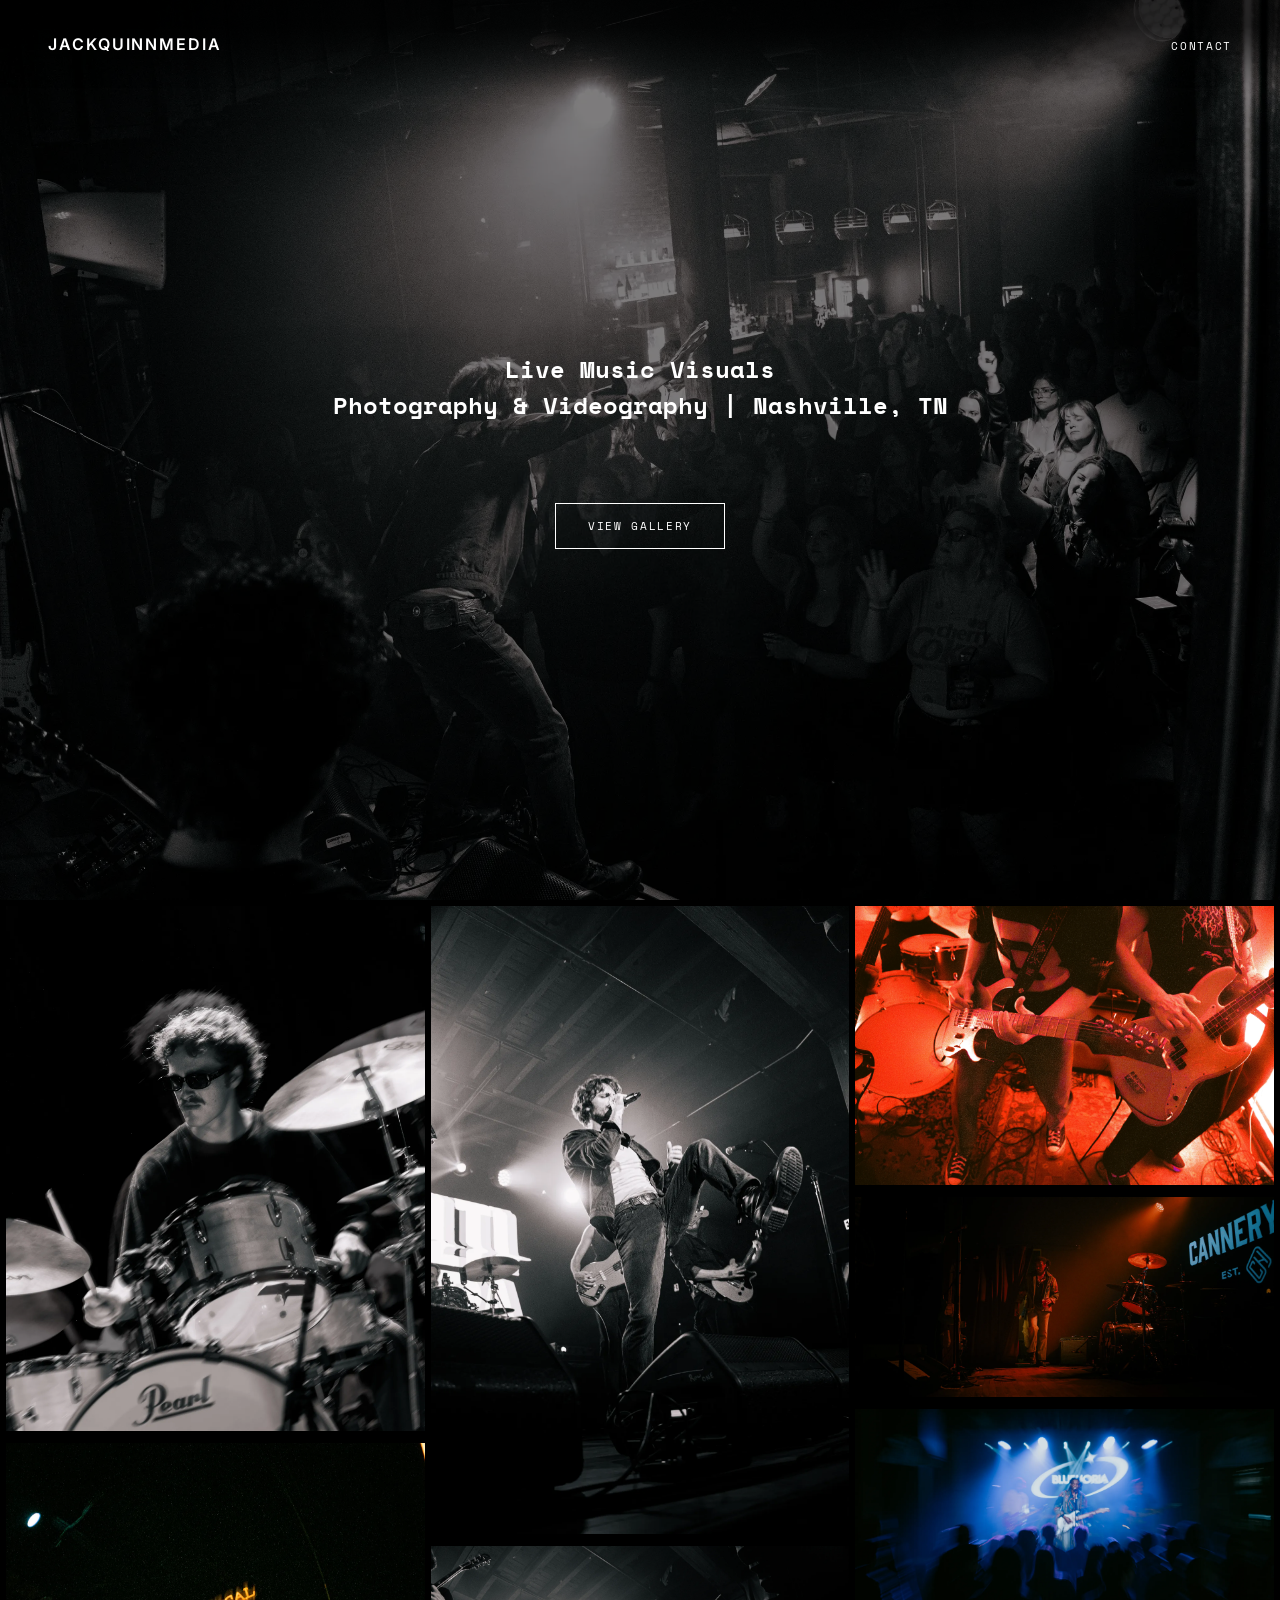
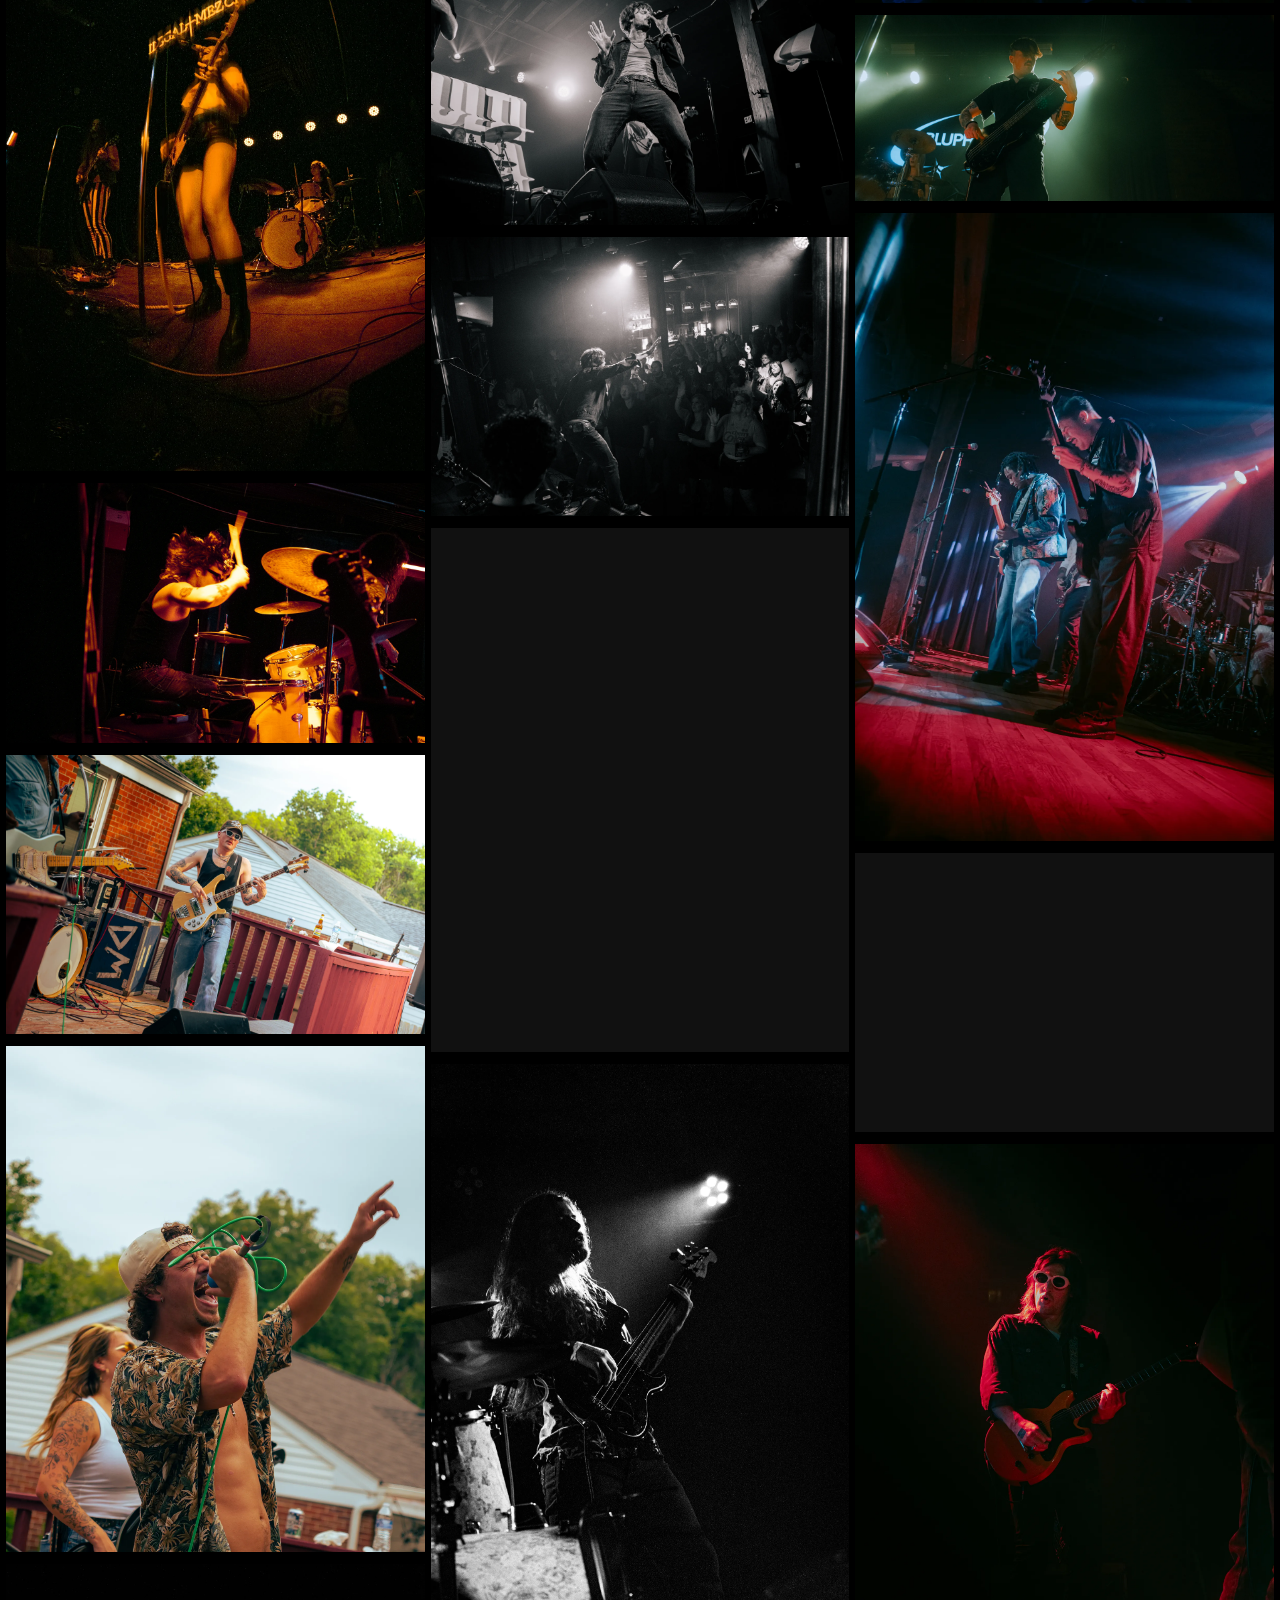
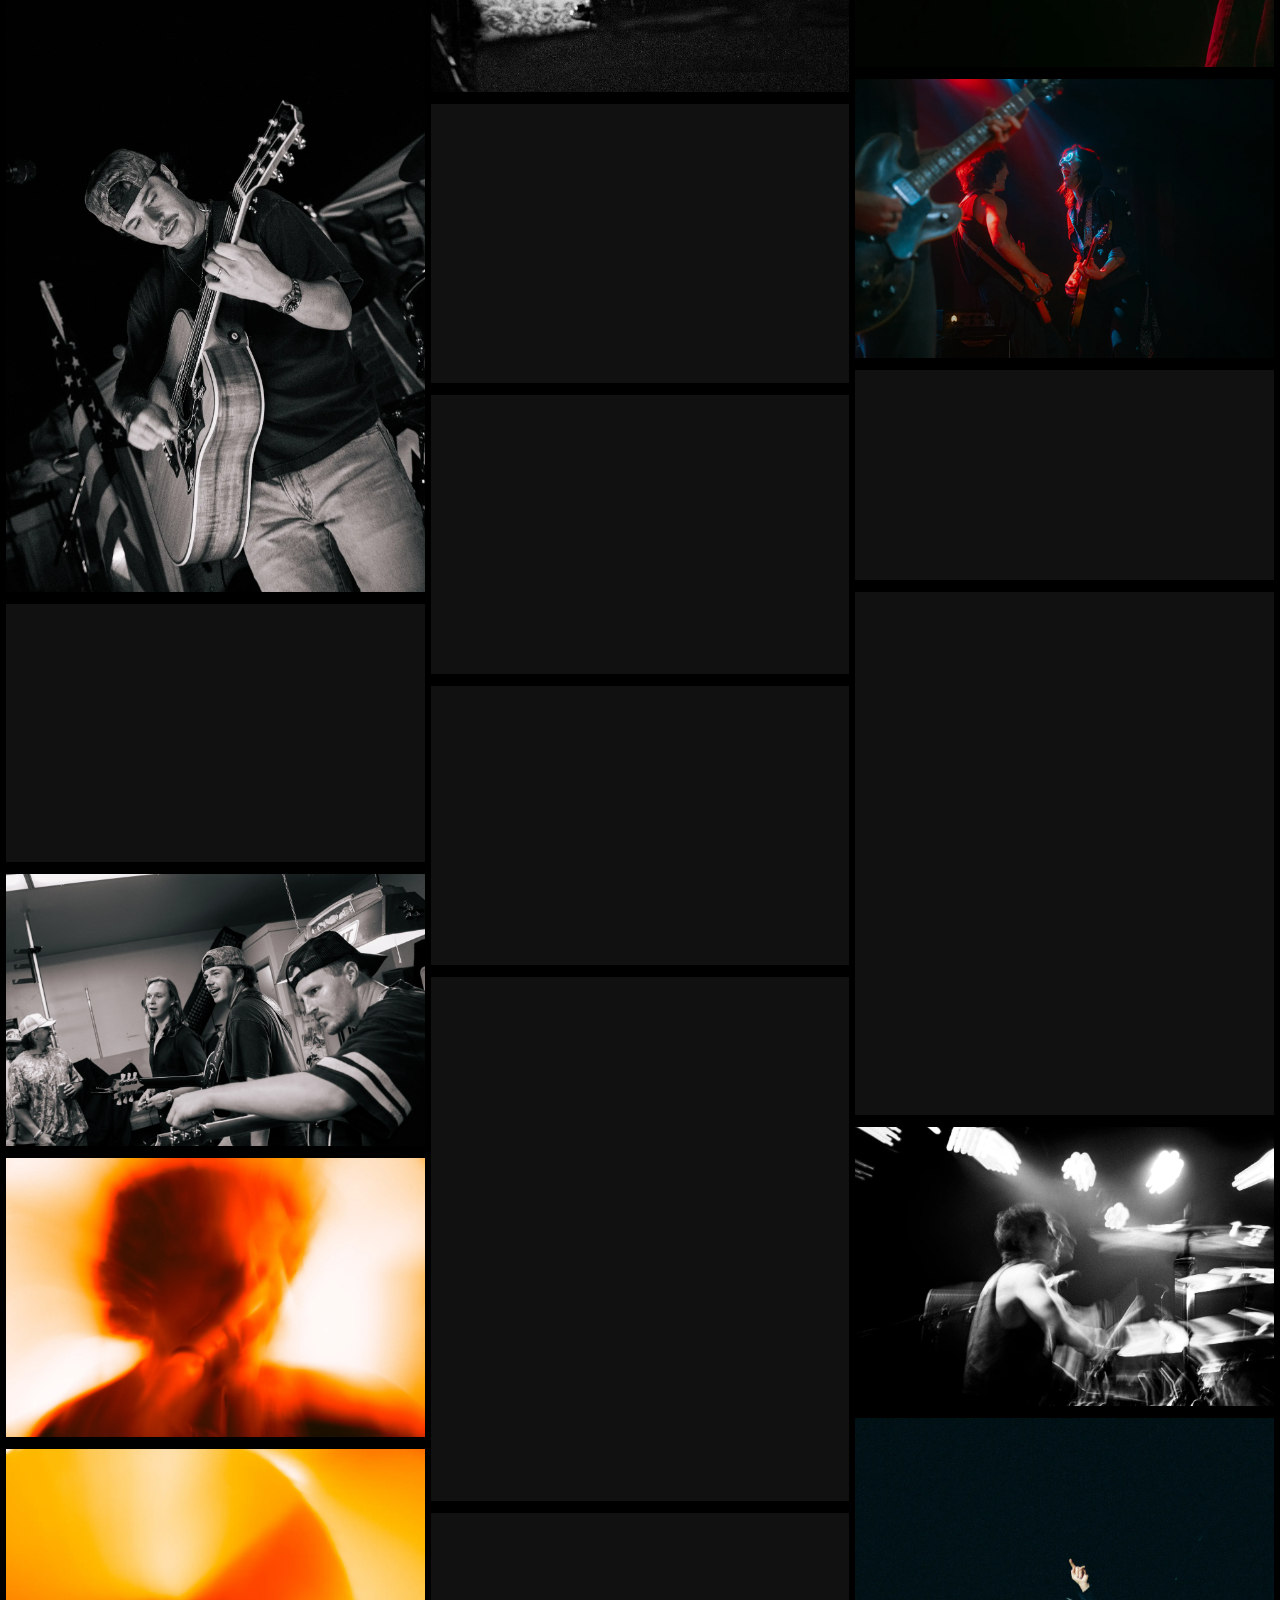
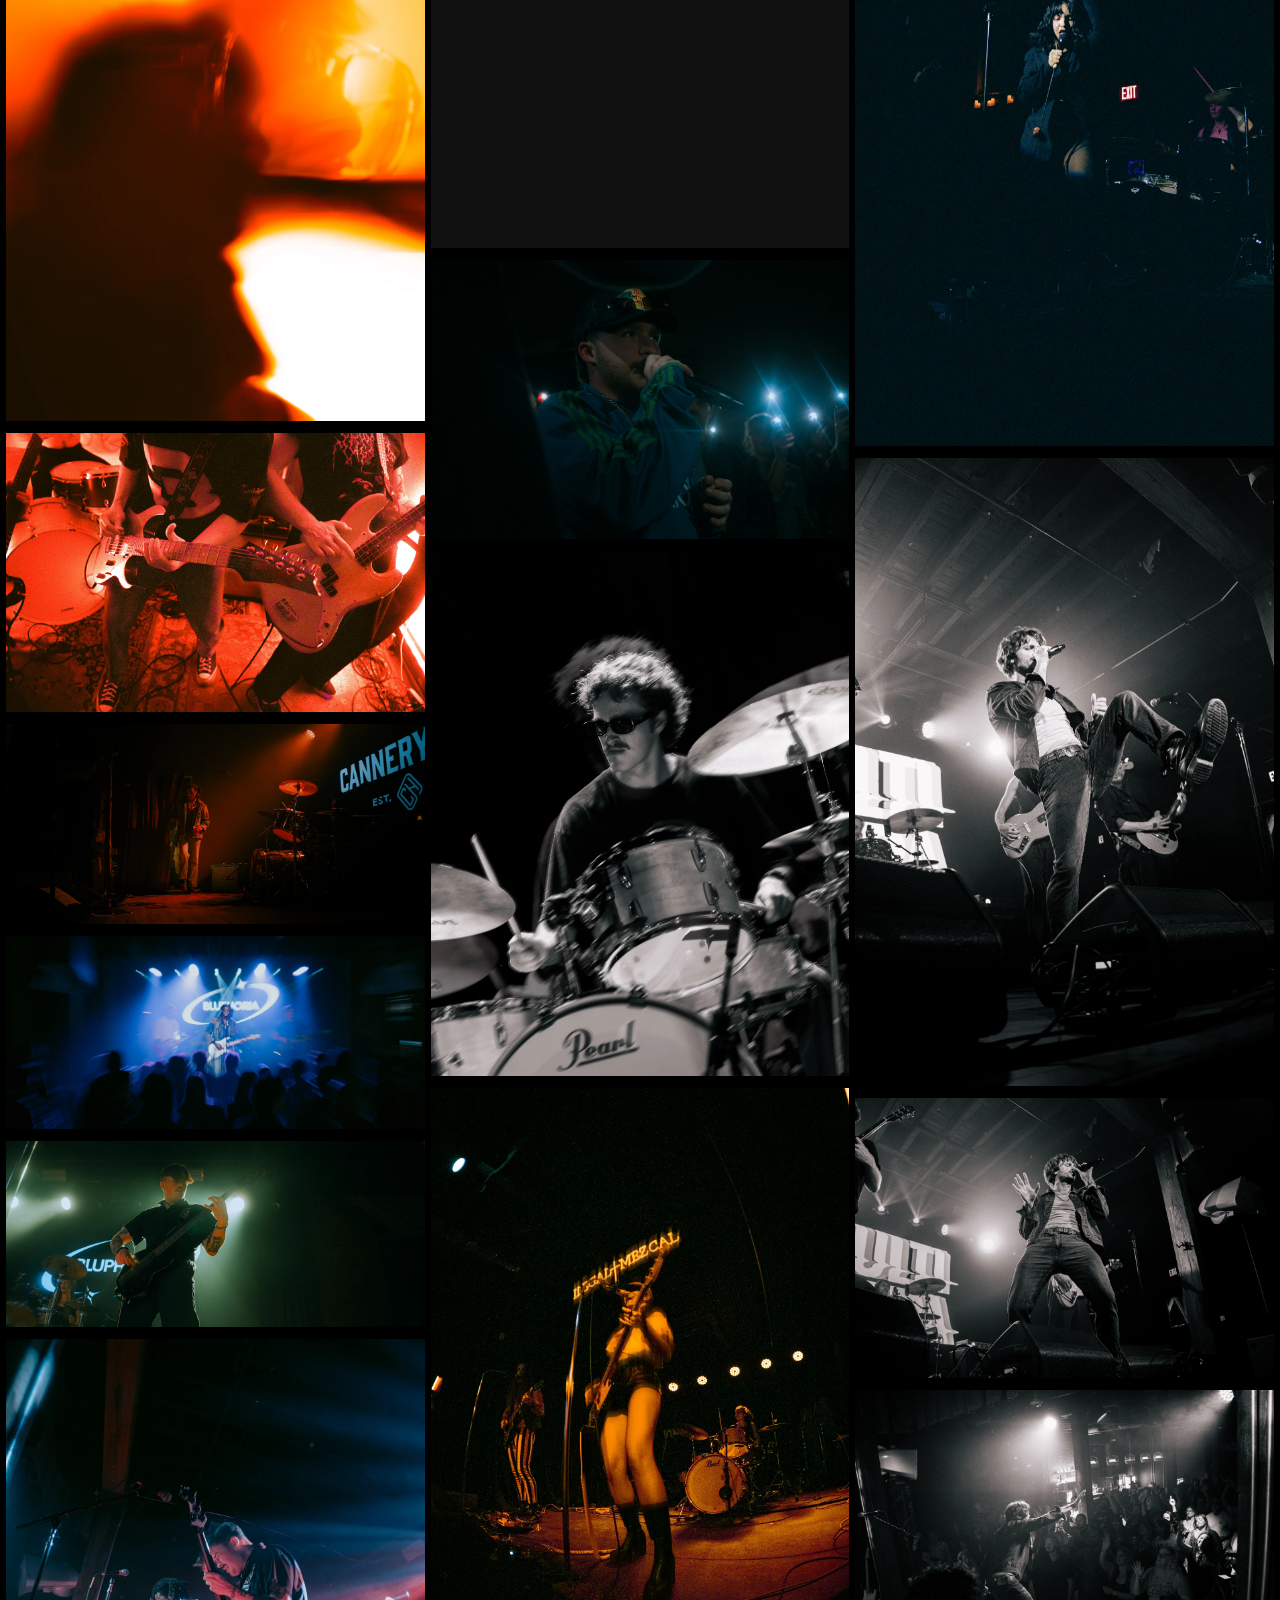
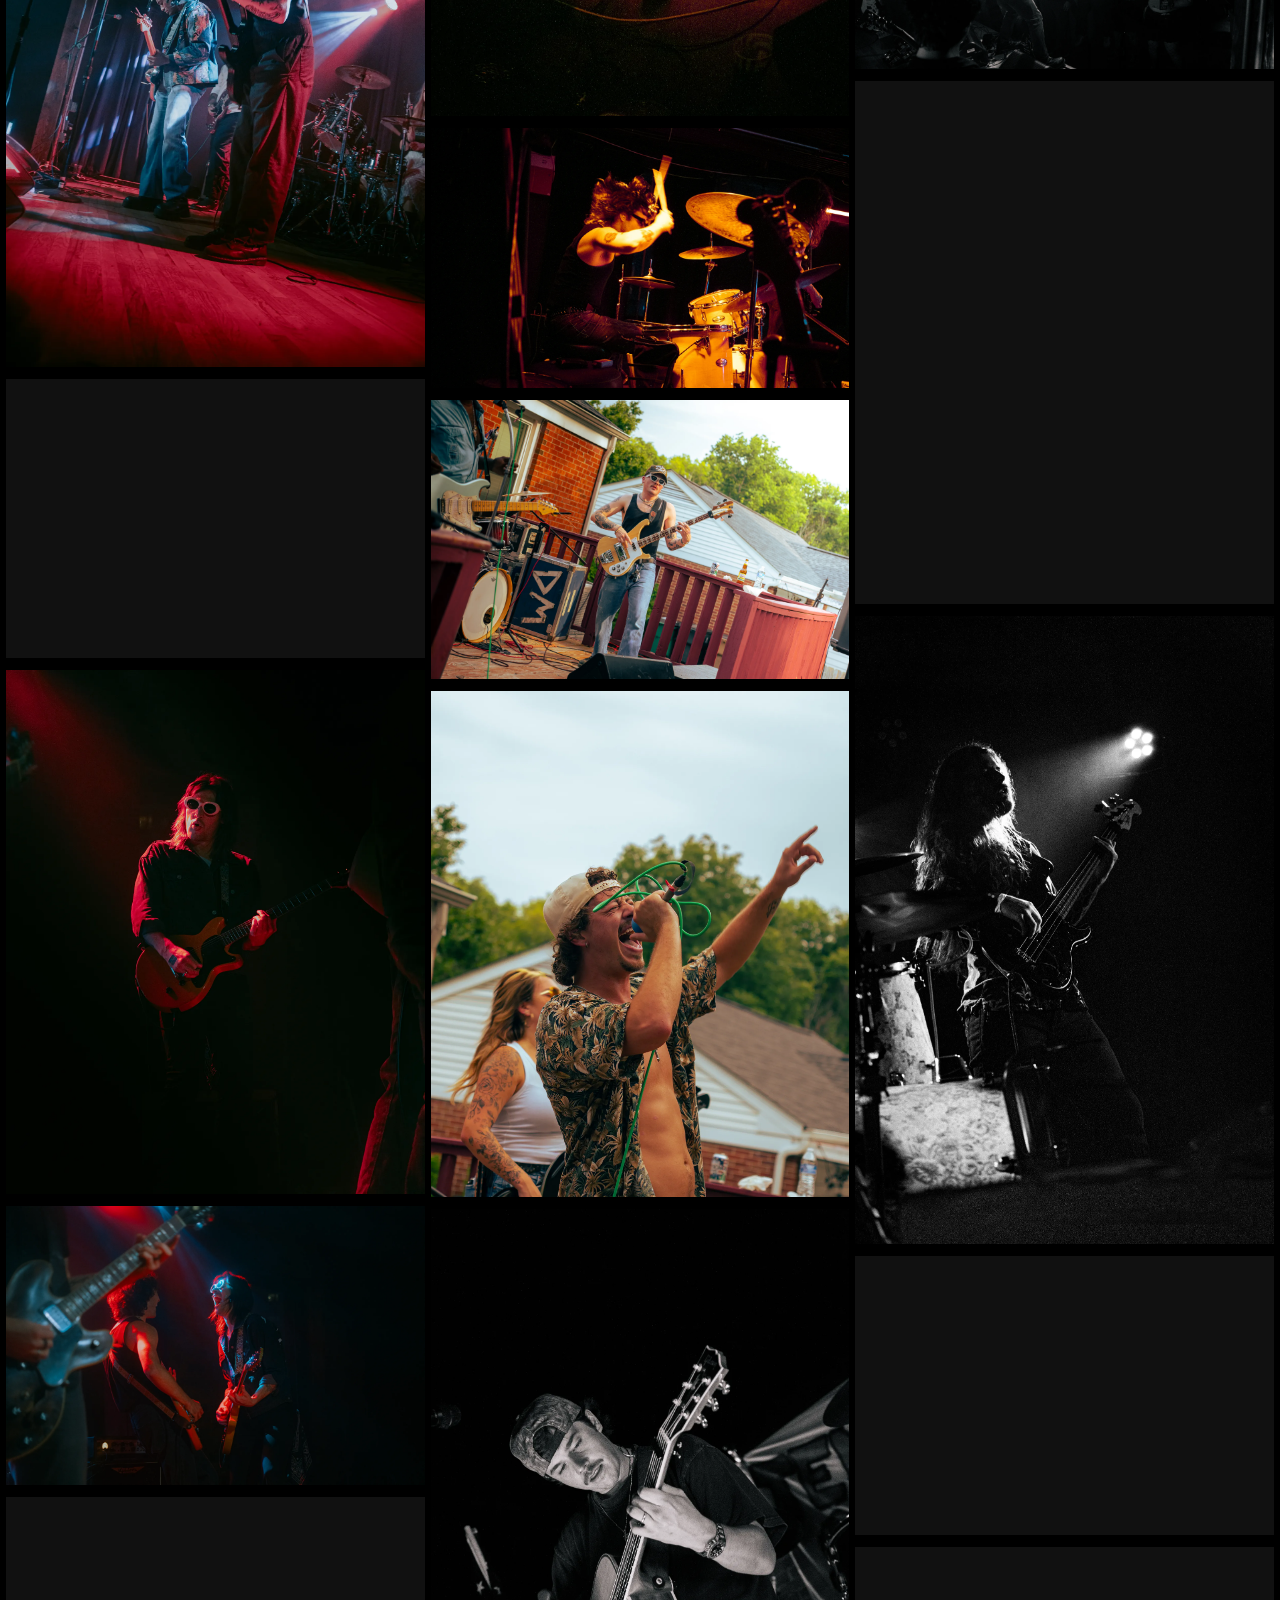
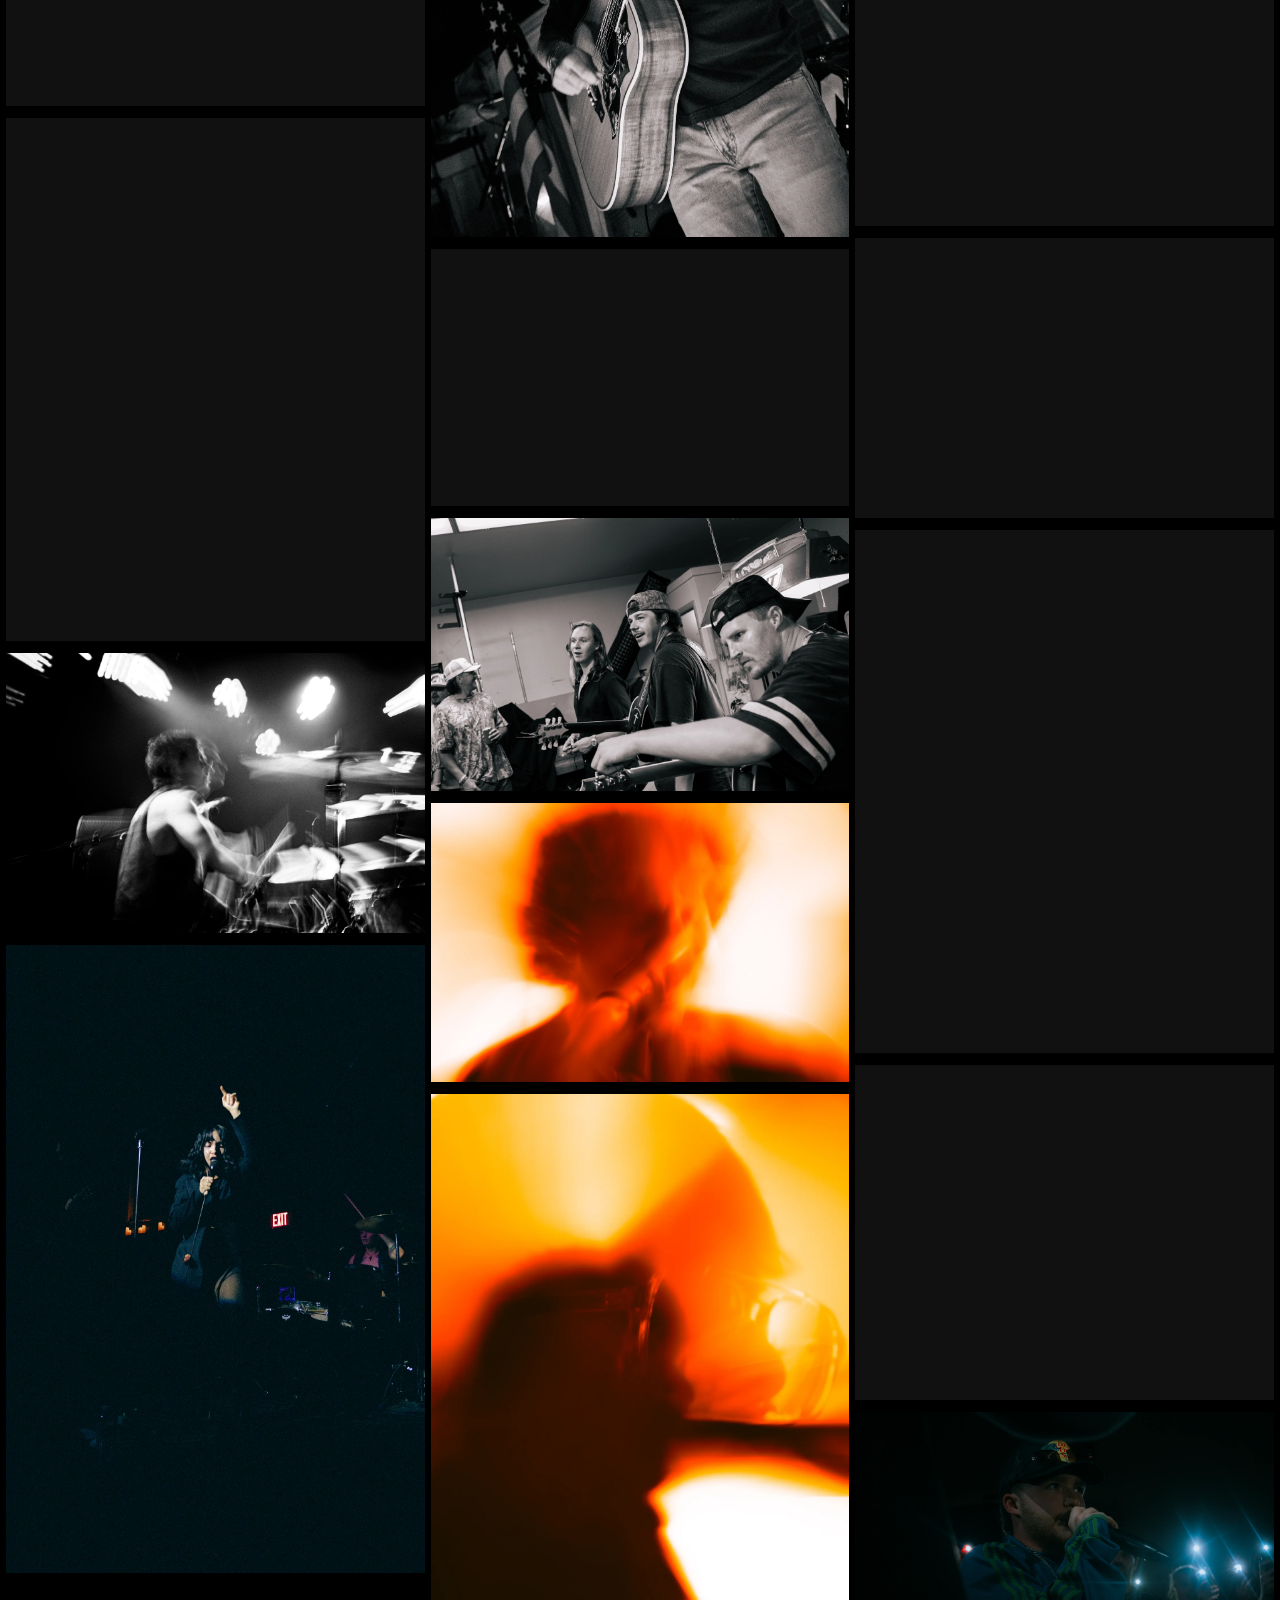
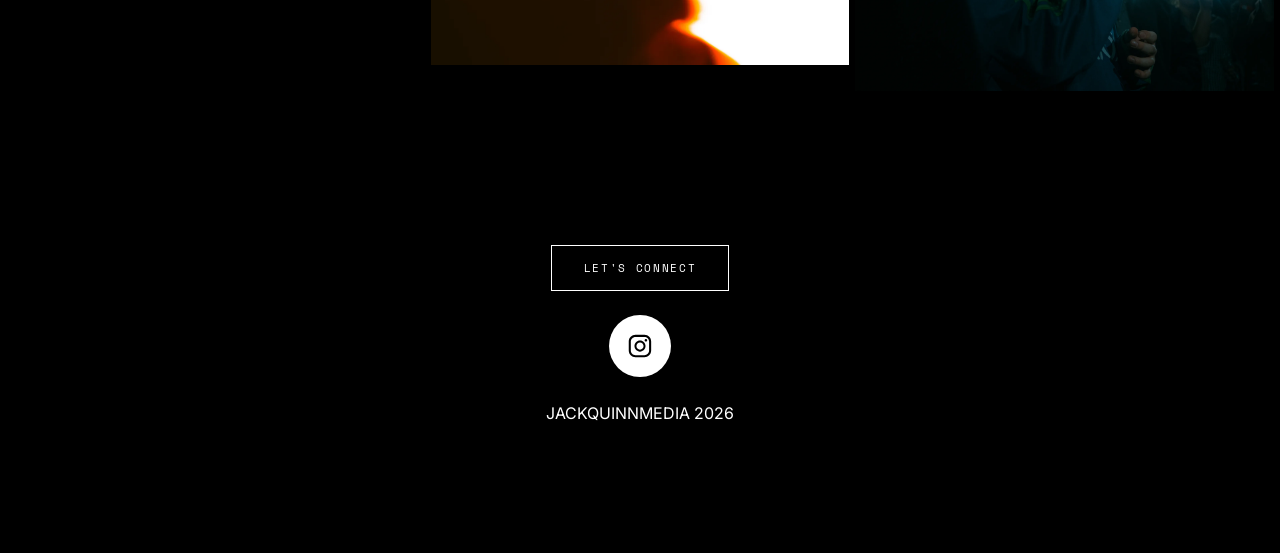
<file: index.html>
<!DOCTYPE html>
<html lang="en">
<head>
  <meta charset="UTF-8">
  <meta name="viewport" content="width=device-width, initial-scale=1.0">
  <title>JackQuinnMedia</title>
  <meta name="description" content="Concert and live music photography.">
  <link rel="preconnect" href="https://fonts.googleapis.com">
  <link rel="preconnect" href="https://fonts.gstatic.com" crossorigin>
  <link href="https://fonts.googleapis.com/css2?family=Inter:wght@300;400;500;600&family=Space+Mono:wght@400;700&display=swap" rel="stylesheet">
  <link rel="stylesheet" href="css/styles.css">
</head>
<body>
  <header class="site-header">
    <a href="index.html" class="logo">JackQuinnMedia</a>
    <nav>
      <a href="contact.html">Contact</a>
    </nav>
  </header>

  <main>
    <section class="hero" aria-label="Featured photograph">
      
      <img
        src="images/hero2.webp"
        alt="Live performance photography by JackQuinnMedia"
        width="1500"
        height="100"
        fetchpriority="high"
      >
      
      <div class="hero-content">
       
        <h1>Live Music Visuals</h1>
        <h2>Photography & Videography | Nashville, TN</h2>
        <a href="#gallery-grid" class="scroll-btn">View Gallery</a>
      </div>
      
      

    </section>

    <section class="gallery" aria-label="Portfolio gallery">
      <div class="gallery-grid" id="gallery-grid"></div>
    </section>

    

    <section class="cta" id="contact">
  
      
      <a href="contact.html" class="btn-outline">Let's Connect</a>
      <a href="https://www.instagram.com/jackquinnmedia/" class="instagram-link"><img src="icons/instagram.svg" alt="Instagram" width="30" height="30"></a>
      <p>JACKQUINNMEDIA 2026</p>
    </section>

   
  </main>


  <script src="js/main.js"></script>
</body>
</html>
</file>
<file: css/styles.css>
*,
*::before,
*::after {
  box-sizing: border-box;
  margin: 0;
  padding: 0;
}

:root {
  --bg: #000000;
  --text: #ffffff;
  --text-muted: rgba(255, 255, 255, 0.6);
  --border: rgba(255, 255, 255, 0.35);
  --font-sans: 'Inter', -apple-system, BlinkMacSystemFont, 'Segoe UI', sans-serif;
  --font-mono: 'Space Mono', 'Courier New', monospace;
  --header-height: 88px;
  --gap: 6px;
  --transition: 0.25s ease;
}

html {
  scroll-behavior: smooth;
}

body {
  background: var(--bg);
  color: var(--text);
  font-family: var(--font-sans);
  line-height: 1.5;
  -webkit-font-smoothing: antialiased;
}

img {
  display: block;
  max-width: 100%;
  height: auto;
}

a {
  color: inherit;
  text-decoration: none;
}

button {
  font: inherit;
  cursor: pointer;
  background: none;
  border: none;
  color: inherit;
}

/* Header */
.site-header {
  position: fixed;
  top: 0;
  left: 0;
  right: 0;
  z-index: 100;
  display: flex;
  align-items: center;
  justify-content: space-between;
  height: var(--header-height);
  padding: 0 clamp(1.5rem, 4vw, 3rem);
  background: linear-gradient(to bottom, rgba(0, 0, 0, 0.7) 30%, transparent 100%);
  pointer-events: none;
}

.site-header > * {
  pointer-events: auto;
}

.logo {
  font-size: clamp(0.85rem, 2vw, 1rem);
  font-weight: 600;
  letter-spacing: 0.12em;
  text-transform: uppercase;
  transition: opacity var(--transition);
}

.logo:hover {
  opacity: 0.7;
}

.site-header nav a {
  font-family: var(--font-mono);
  font-size: 0.7rem;
  letter-spacing: 0.15em;
  text-transform: uppercase;
  transition: opacity var(--transition);
}

.site-header nav a:hover,
.site-header nav a.active {
  opacity: 0.7;
}

/* Hero */
.hero {
  position: relative;
  width: 100%;
  height: 100vh;
  min-height: 500px;
  overflow: hidden;
  
  margin: 0 auto;
  text-align: center;
}

.hero img {
  width: 100%;
  height: 100%;
  object-fit: cover;
  object-position: center 30%;
}

.hero-content {
  font-family: var(--font-mono);
  padding-left: 1.5rem;  /* Prevents text from touching edge of screen */
  padding-right: 1.5rem;
  position: absolute;
  top: 0;
  left: 0;
  width: 100%;
  height: 100%;
  
  /* Black with 50% transparency */
  background-color: rgba(0, 0, 0, 0.5); 
  
  /* Centers the text content inside the overlay */
  display: flex;
  justify-content: center;
  align-items: center;
  color: white; 
  flex-direction: column;

}





.scroll-btn {

  scroll-behavior: smooth;
  display: inline-block;
  font-family: var(--font-mono);
  font-size: 0.7rem;
  letter-spacing: 0.15em;
  text-transform: uppercase;
  padding: 0.85rem 2rem;
  border: 1px solid var(--text);
  transition: transform 0.3s ease-in-out;
  margin-top: 5rem;
 }


  .scroll-btn:hover {
  
    transform: scale(1.1); 
  }


/* Gallery Container */
.gallery {
  padding: var(--gap, 1rem);
}

/* Responsive Masonry Grid */
.gallery-grid {
  column-count: 1;
  column-gap: var(--gap, 1rem);
}

@media (min-width: 600px) {
  .gallery-grid {
    column-count: 2;
  }
}

@media (min-width: 900px) {
  .gallery-grid {
    column-count: 3;
  }
}

/* Gallery Item Card */
.gallery-item {
  position: relative;
  display: inline-block; /* Prevents Chrome/Safari column breaking bugs */
  width: 100%;
  margin-bottom: var(--gap, 1rem);
  background: #111;
  overflow: hidden;
  cursor: pointer;
  break-inside: avoid;
}

/* Focus indicator for keyboard users */
.gallery-item:focus-visible {
  outline: 2px solid #fff;
  outline-offset: 2px;
}

/* Image Transitions */
.gallery-item img {
  
  width: 100%;
  height: auto;
  display: block;
  transition: transform 0.4s ease, opacity var(--transition, 0.3s ease);
}

.gallery-item:hover img,
.gallery-item:focus-visible img {
  transform: scale(1.05);
  opacity: 0.85;
}

/* CTA Section */
.cta {
  display: flex;
  flex-direction: column;
  align-items: center;
  text-align: center;
  padding: clamp(4rem, 10vw, 8rem) clamp(1.5rem, 5vw, 3rem);
  gap: 1.5rem;
}

.cta h1 {
  font-size: clamp(1.75rem, 4vw, 2.5rem);
  font-weight: 400;
  letter-spacing: -0.01em;
}

.cta-subtitle {
  font-family: var(--font-mono);
  font-size: clamp(0.65rem, 1.5vw, 0.75rem);
  letter-spacing: 0.08em;
  text-transform: uppercase;
  color: var(--text-muted);
  max-width: 600px;
  line-height: 1.8;
}

.btn-outline {
  display: inline-block;
  font-family: var(--font-mono);
  font-size: 0.7rem;
  letter-spacing: 0.15em;
  text-transform: uppercase;
  padding: 0.85rem 2rem;
  border: 1px solid var(--text);
  transition: transform 0.3s ease-in-out;
  margin-top: 0.5rem;
}

.btn-outline:hover {

  transform: scale(1.1); 
}

.instagram-link {

  padding: 1rem 1rem;
  border: 1px;
  background-color: white;
  border-radius: 50%;  
  transition: transform 0.3s ease-in-out; ;
  
}

.instagram-link:hover {

  transform: scale(1.1); 
}

/* Instagram Section */
.instagram-section {
  padding: clamp(2rem, 5vw, 4rem) clamp(1.5rem, 4vw, 3rem) clamp(3rem, 6vw, 5rem);
}

.instagram-carousel {
  display: flex;
  align-items: center;
  gap: 1rem;
  margin-bottom: 2rem;
}

.carousel-btn {
  flex-shrink: 0;
  width: 36px;
  height: 36px;
  border: 1px solid var(--border);
  border-radius: 50%;
  display: flex;
  align-items: center;
  justify-content: center;
  font-size: 0.85rem;
  transition: border-color var(--transition), background var(--transition);
}

.carousel-btn:hover {
  border-color: var(--text);
  background: rgba(255, 255, 255, 0.05);
}

.carousel-track {
  display: flex;
  gap: var(--gap);
  overflow: hidden;
  flex: 1;
  transition: transform 0.4s ease;
}

.carousel-track img {
  flex: 0 0 calc(25% - var(--gap));
  aspect-ratio: 3 / 4;
  object-fit: cover;
  min-width: 0;
}

.instagram-footer {
  display: grid;
  grid-template-columns: 1fr auto 1fr;
  align-items: end;
  gap: 1rem;
}

.copyright {
  font-family: var(--font-mono);
  font-size: 0.65rem;
  letter-spacing: 0.1em;
  text-transform: uppercase;
  color: var(--text-muted);
}

.instagram-info {
  text-align: right;
}

.instagram-label {
  font-family: var(--font-mono);
  font-size: 0.6rem;
  letter-spacing: 0.12em;
  text-transform: uppercase;
  color: var(--text-muted);
  margin-bottom: 0.25rem;
}

.instagram-handle {
  font-size: clamp(1rem, 2.5vw, 1.25rem);
  font-weight: 500;
  transition: opacity var(--transition);
}

.instagram-handle:hover {
  opacity: 0.7;
}

.back-to-top {
  justify-self: end;
  font-size: 1.1rem;
  opacity: 0.6;
  transition: opacity var(--transition);
  padding: 0.25rem;
}

.back-to-top:hover {
  opacity: 1;
}

/* Contact Page */
.contact-page {
  padding-top: var(--header-height);
}

.contact-hero {
  display: flex;
  flex-wrap: wrap;
  justify-content: space-between;
  align-items: flex-start;
  gap: 2rem;
  padding: clamp(3rem, 8vw, 6rem) clamp(1.5rem, 5vw, 4rem) 2rem;
}

.contact-hero h1 {
  font-size: clamp(2rem, 5vw, 3rem);
  font-weight: 400;
  letter-spacing: -0.02em;
}

.contact-details {
  text-align: right;
  font-family: var(--font-mono);
  font-size: clamp(0.65rem, 1.5vw, 0.75rem);
  letter-spacing: 0.08em;
  text-transform: uppercase;
  line-height: 2;
}

.contact-details a {
  transition: opacity var(--transition);
}

.contact-details a:hover {
  opacity: 0.7;
}

.contact-form-section {
  padding: 0 clamp(1.5rem, 5vw, 4rem) clamp(4rem, 8vw, 6rem);
  max-width: 600px;
}

.contact-form {
  display: flex;
  flex-direction: column;
  gap: 2rem;
}

.form-group {
  display: flex;
  flex-direction: column;
  gap: 0.5rem;
}

.form-group label {
  font-family: var(--font-mono);
  font-size: 0.7rem;
  letter-spacing: 0.05em;
  color: var(--text-muted);
}

.required {
  color: var(--text);
}

.form-group input,
.form-group textarea {
  background: transparent;
  border: none;
  border-bottom: 1px solid var(--border);
  color: var(--text);
  font-family: var(--font-sans);
  font-size: 1rem;
  padding: 0.5rem 0;
  outline: none;
  transition: border-color var(--transition);
  resize: vertical;
}

.form-group input:focus,
.form-group textarea:focus {
  border-color: var(--text);
}

.form-status {
  font-family: var(--font-mono);
  font-size: 0.75rem;
  letter-spacing: 0.05em;
}

.form-status.success {
  color: #6fcf97;
}

.form-status.error {
  color: #eb5757;
}

/* Lightbox */
.lightbox {
  position: fixed;
  inset: 0;
  z-index: 200;
  background: rgba(0, 0, 0, 0.95);
  display: flex;
  align-items: center;
  justify-content: center;
}

.lightbox[hidden] {
  display: none;
}

.lightbox-img {
  max-width: 90vw;
  max-height: 90vh;
  object-fit: contain;
}

.lightbox-close,
.lightbox-prev,
.lightbox-next {
  position: absolute;
  color: var(--text);
  font-size: 1.5rem;
  opacity: 0.7;
  transition: opacity var(--transition);
  padding: 1rem;
  z-index: 201;
}

.lightbox-close:hover,
.lightbox-prev:hover,
.lightbox-next:hover {
  opacity: 1;
}

.lightbox-close {
  top: 1rem;
  right: 1rem;
  font-size: 2rem;
}

.lightbox-prev {
  left: 1rem;
  top: 50%;
  transform: translateY(-50%);
}

.lightbox-next {
  right: 1rem;
  top: 50%;
  transform: translateY(-50%);
}

/* Responsive */
@media (max-width: 768px) {
  .gallery-grid {
    column-count: 2;
  }

  .carousel-track img {
    flex: 0 0 calc(50% - var(--gap));
  }

  .instagram-footer {
    grid-template-columns: 1fr;
    text-align: center;
  }

  .instagram-info {
    text-align: center;
  }

  .back-to-top {
    justify-self: center;
  }

  .contact-hero {
    flex-direction: column;
  }

  .contact-details {
    text-align: left;
  }
}

@media (max-width: 480px) {
  .gallery-grid {
    column-count: 1;
  }

  .carousel-track img {
    flex: 0 0 calc(80% - var(--gap));
  }
}
</file>
